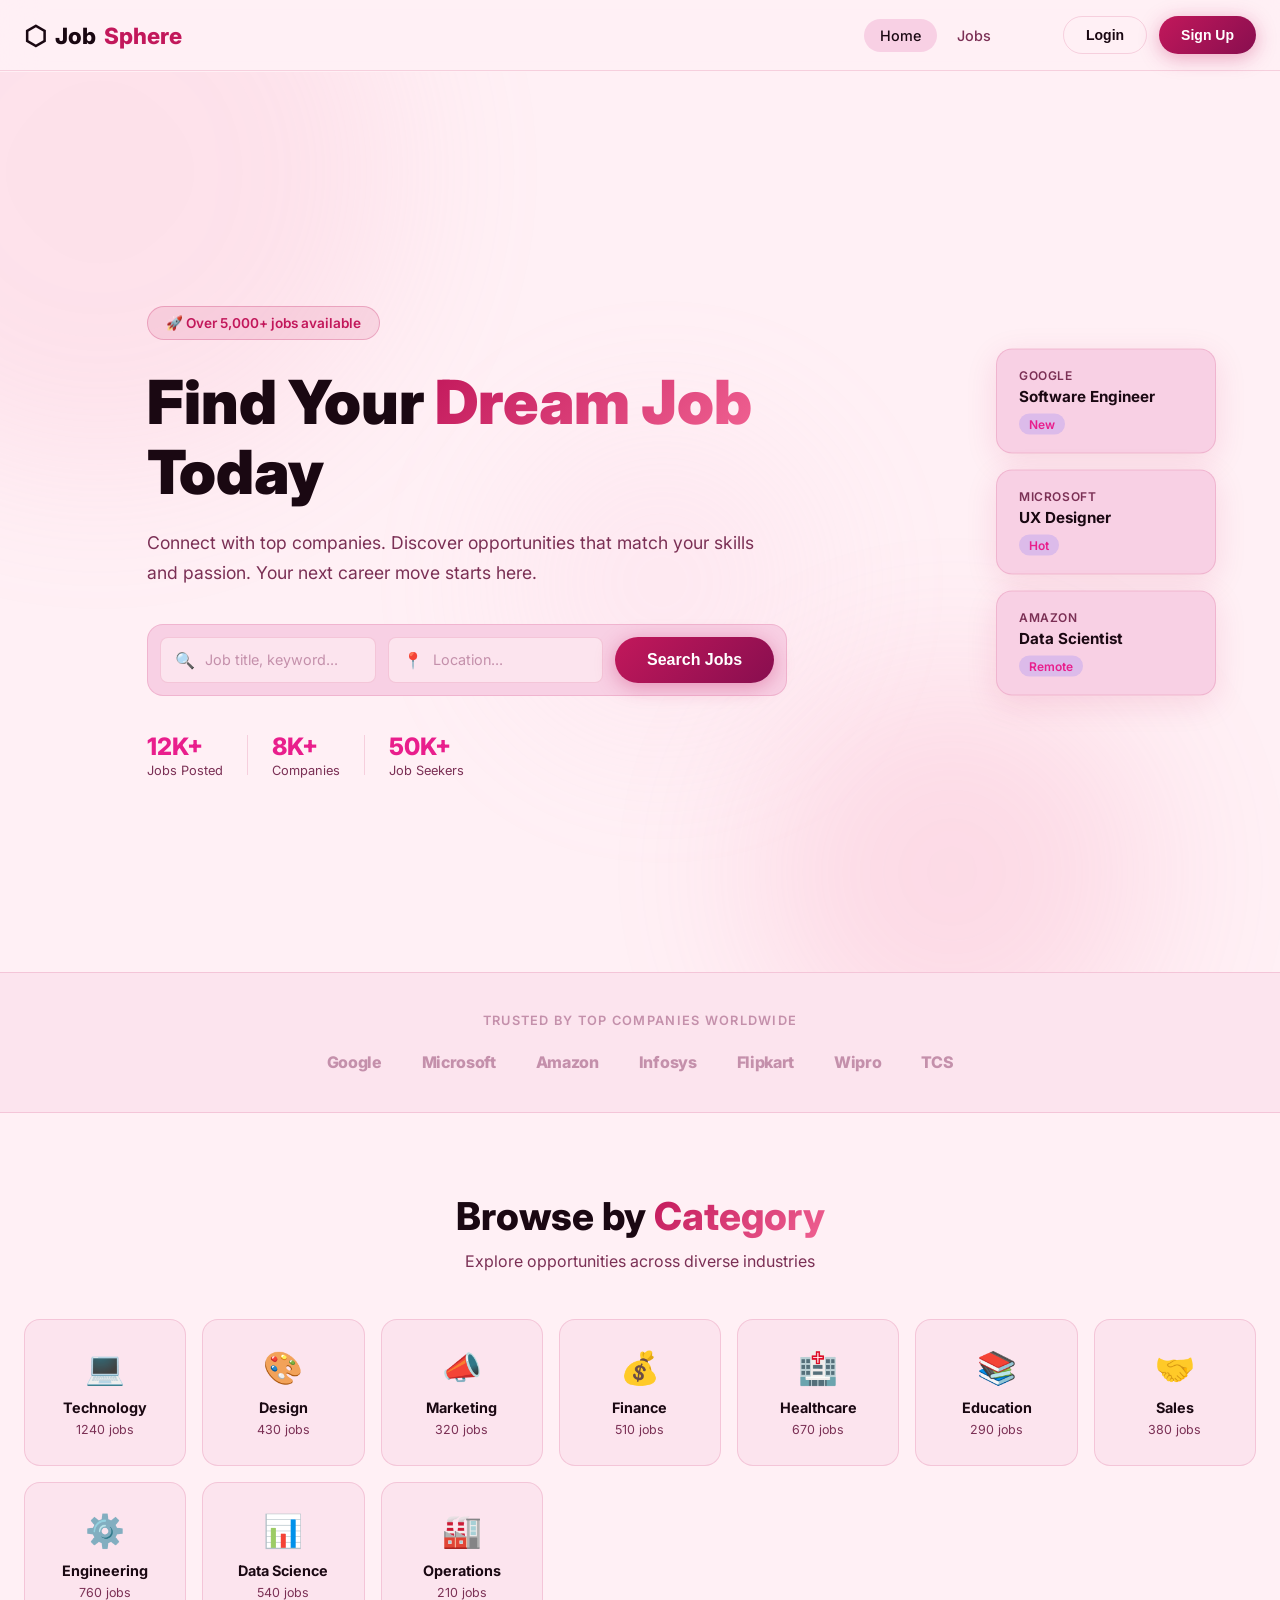
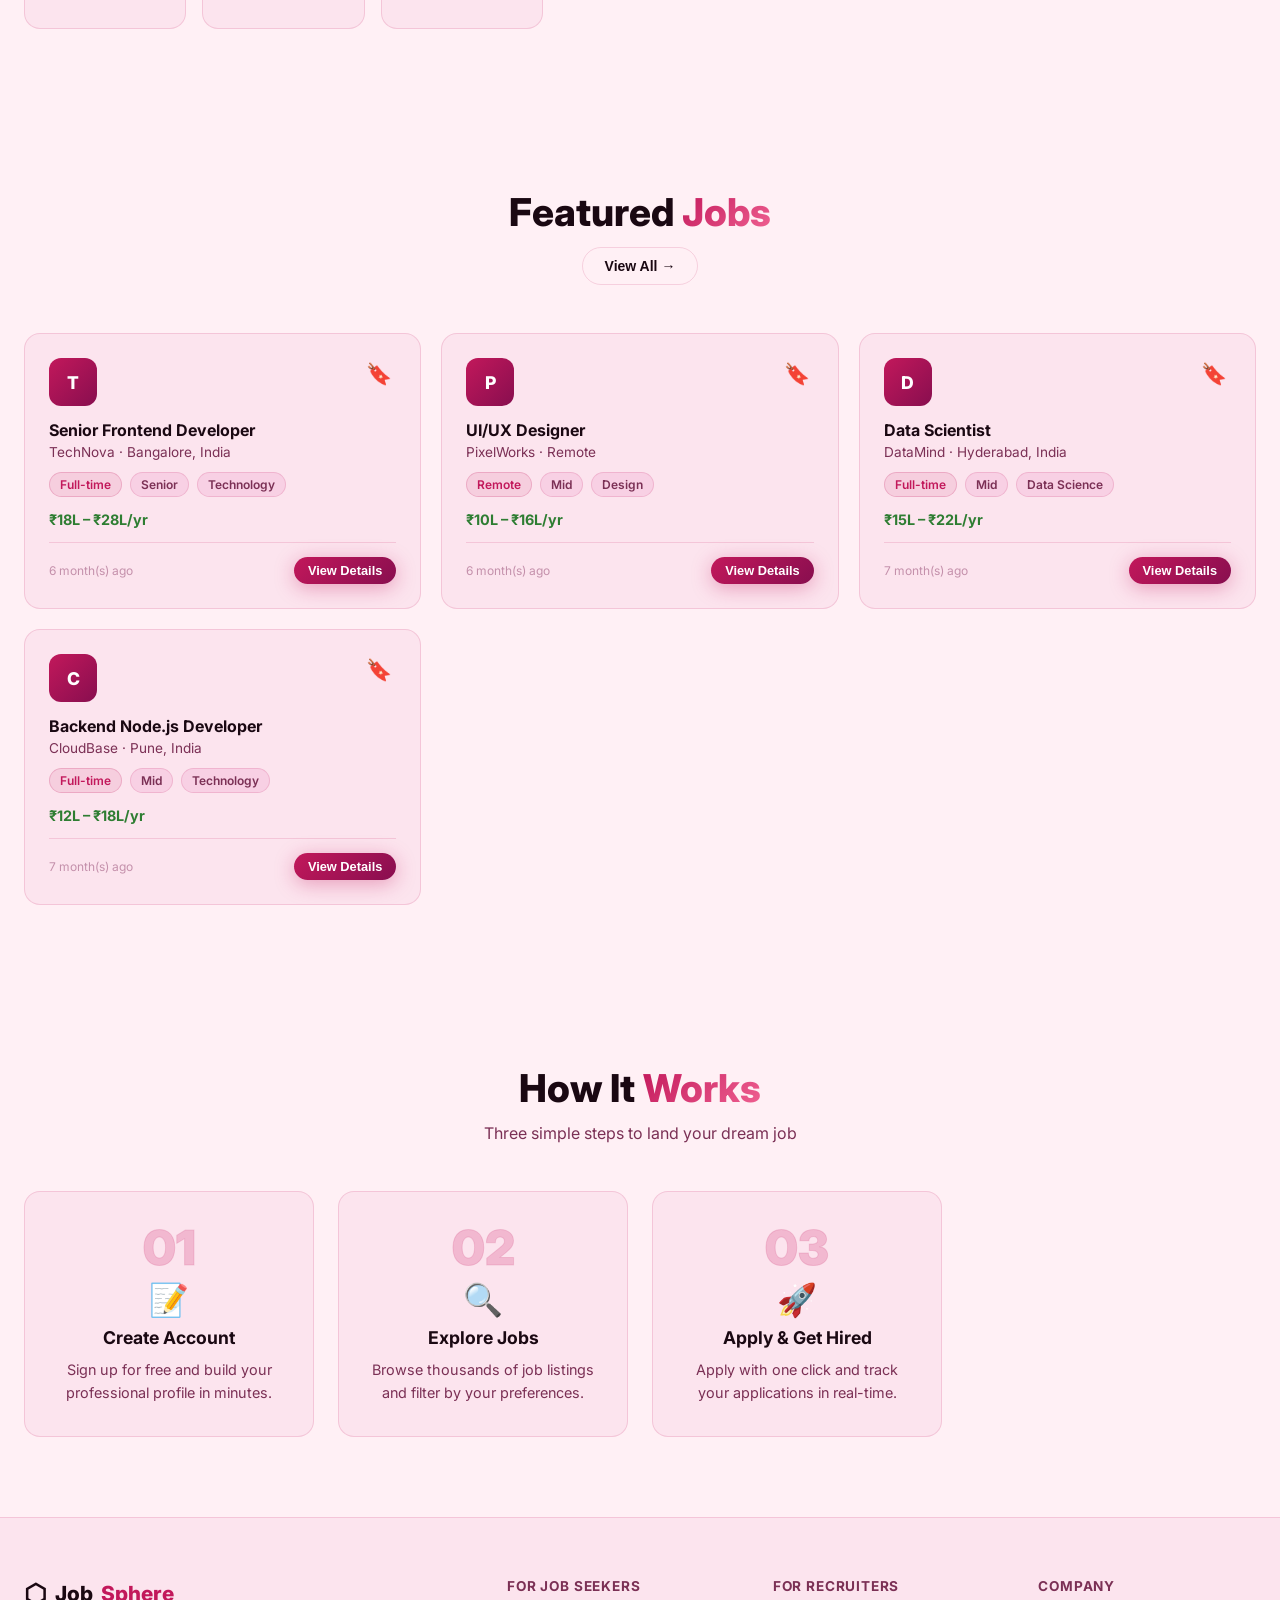
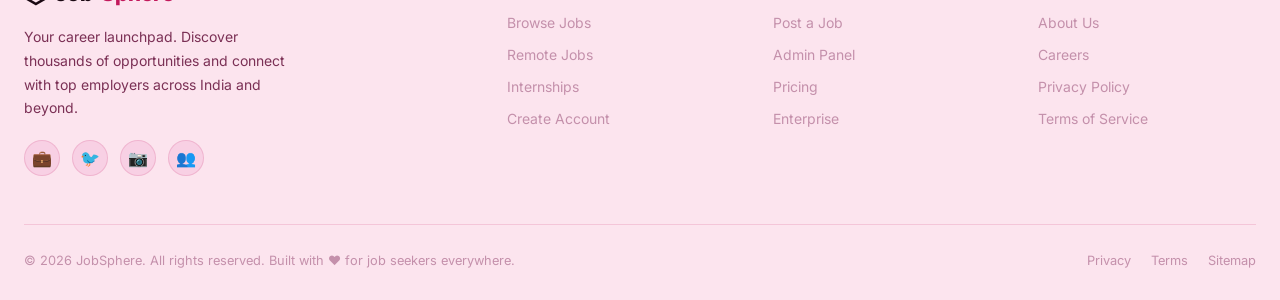
<file: index.html>
<!DOCTYPE html>
<html lang="en">
<head>
  <meta charset="UTF-8" />
  <meta name="viewport" content="width=device-width, initial-scale=1.0" />
  <title>JobSphere – Find Your Dream Job</title>
  <meta name="description" content="JobSphere is a modern job portal connecting job seekers with top recruiters. Browse thousands of jobs, apply instantly, and manage your career." />
  <link rel="preconnect" href="https://fonts.googleapis.com" />
  <link rel="preconnect" href="https://fonts.gstatic.com" crossorigin />
  <link href="https://fonts.googleapis.com/css2?family=Inter:wght@300;400;500;600;700;800;900&display=swap" rel="stylesheet" />
  <link rel="stylesheet" href="style.css" />
</head>
<body>

  
  <nav class="navbar" id="navbar">
    <div class="nav-container">
      <a href="#" class="nav-logo" id="logo-btn">
        <span class="logo-icon">⬡</span>
        Job<span class="logo-accent">Sphere</span>
      </a>
      <ul class="nav-links" id="nav-links">
        <li><a href="#" class="nav-link active" data-page="home" id="nav-home">Home</a></li>
        <li><a href="#" class="nav-link" data-page="jobs" id="nav-jobs">Jobs</a></li>
        <li><a href="#" class="nav-link" data-page="dashboard" id="nav-dashboard">Dashboard</a></li>
        <li><a href="#" class="nav-link" data-page="admin" id="nav-admin">Admin</a></li>
      </ul>
      <div class="nav-actions" id="nav-actions">
        <button class="btn btn-ghost" id="login-btn">Login</button>
        <button class="btn btn-primary" id="register-btn">Sign Up</button>
      </div>
      <button class="hamburger" id="hamburger">
        <span></span><span></span><span></span>
      </button>
    </div>
  </nav>

 
  <main id="app">

    
    <div id="page-home" class="page active">
      <!-- Hero -->
      <section class="hero">
        <div class="hero-bg">
          <div class="hero-orb orb1"></div>
          <div class="hero-orb orb2"></div>
          <div class="hero-orb orb3"></div>
        </div>
        <div class="hero-content">
          <div class="hero-badge">🚀 Over 5,000+ jobs available</div>
          <h1 class="hero-title">Find Your <span class="gradient-text">Dream Job</span><br />Today</h1>
          <p class="hero-subtitle">Connect with top companies. Discover opportunities that match your skills and passion. Your next career move starts here.</p>
          <div class="hero-search" id="hero-search-box">
            <div class="search-field">
              <span class="search-icon">🔍</span>
              <input type="text" id="hero-search-input" placeholder="Job title, keyword..." class="search-input" />
            </div>
            <div class="search-field">
              <span class="search-icon">📍</span>
              <input type="text" id="hero-location-input" placeholder="Location..." class="search-input" />
            </div>
            <button class="btn btn-primary btn-lg" id="hero-search-btn">Search Jobs</button>
          </div>
          <div class="hero-stats">
            <div class="stat"><strong>12K+</strong><span>Jobs Posted</span></div>
            <div class="stat-divider"></div>
            <div class="stat"><strong>8K+</strong><span>Companies</span></div>
            <div class="stat-divider"></div>
            <div class="stat"><strong>50K+</strong><span>Job Seekers</span></div>
          </div>
        </div>
        <div class="hero-illustration">
          <div class="floating-card card-a">
            <div class="fc-company">Google</div>
            <div class="fc-role">Software Engineer</div>
            <div class="fc-badge">New</div>
          </div>
          <div class="floating-card card-b">
            <div class="fc-company">Microsoft</div>
            <div class="fc-role">UX Designer</div>
            <div class="fc-badge">Hot</div>
          </div>
          <div class="floating-card card-c">
            <div class="fc-company">Amazon</div>
            <div class="fc-role">Data Scientist</div>
            <div class="fc-badge">Remote</div>
          </div>
        </div>
      </section>

      <!-- Trusted Companies -->
      <section class="trust-section">
        <div class="section-container">
          <p class="trust-label">Trusted by top companies worldwide</p>
          <div class="trust-logos">
            <span class="trust-logo">Google</span>
            <span class="trust-logo">Microsoft</span>
            <span class="trust-logo">Amazon</span>
            <span class="trust-logo">Infosys</span>
            <span class="trust-logo">Flipkart</span>
            <span class="trust-logo">Wipro</span>
            <span class="trust-logo">TCS</span>
          </div>
        </div>
      </section>

      
      <section class="section categories-section">
        <div class="section-container">
          <div class="section-header">
            <h2 class="section-title">Browse by <span class="gradient-text">Category</span></h2>
            <p class="section-subtitle">Explore opportunities across diverse industries</p>
          </div>
          <div class="categories-grid" id="categories-grid"></div>
        </div>
      </section>

      
      <section class="section featured-section">
        <div class="section-container">
          <div class="section-header">
            <h2 class="section-title">Featured <span class="gradient-text">Jobs</span></h2>
            <button class="btn btn-ghost" id="view-all-btn">View All →</button>
          </div>
          <div class="jobs-grid" id="featured-jobs-grid"></div>
        </div>
      </section>

      
      <section class="section how-section">
        <div class="section-container">
          <div class="section-header">
            <h2 class="section-title">How It <span class="gradient-text">Works</span></h2>
            <p class="section-subtitle">Three simple steps to land your dream job</p>
          </div>
          <div class="steps-grid">
            <div class="step-card">
              <div class="step-number">01</div>
              <div class="step-icon">📝</div>
              <h3>Create Account</h3>
              <p>Sign up for free and build your professional profile in minutes.</p>
            </div>
            <div class="step-card">
              <div class="step-number">02</div>
              <div class="step-icon">🔍</div>
              <h3>Explore Jobs</h3>
              <p>Browse thousands of job listings and filter by your preferences.</p>
            </div>
            <div class="step-card">
              <div class="step-number">03</div>
              <div class="step-icon">🚀</div>
              <h3>Apply & Get Hired</h3>
              <p>Apply with one click and track your applications in real-time.</p>
            </div>
          </div>
        </div>
      </section>
    </div>

    
    <div id="page-jobs" class="page">
      <div class="jobs-page-layout">
        <!-- Filters Sidebar -->
        <aside class="filters-sidebar" id="filters-sidebar">
          <div class="filter-header">
            <h3>Filters</h3>
            <button class="btn-clear" id="clear-filters-btn">Clear All</button>
          </div>
          <div class="filter-group">
            <label class="filter-label">Search</label>
            <input type="text" id="filter-search" placeholder="Keyword..." class="filter-input" />
          </div>
          <div class="filter-group">
            <label class="filter-label">Location</label>
            <input type="text" id="filter-location" placeholder="City or Remote..." class="filter-input" />
          </div>
          <div class="filter-group">
            <label class="filter-label">Job Type</label>
            <div class="checkbox-group" id="type-filters">
              <label class="checkbox-item"><input type="checkbox" value="Full-time" /> Full-time</label>
              <label class="checkbox-item"><input type="checkbox" value="Part-time" /> Part-time</label>
              <label class="checkbox-item"><input type="checkbox" value="Remote" /> Remote</label>
              <label class="checkbox-item"><input type="checkbox" value="Contract" /> Contract</label>
              <label class="checkbox-item"><input type="checkbox" value="Internship" /> Internship</label>
            </div>
          </div>
          <div class="filter-group">
            <label class="filter-label">Category</label>
            <select class="filter-input" id="filter-category">
              <option value="">All Categories</option>
            </select>
          </div>
          <div class="filter-group">
            <label class="filter-label">Experience Level</label>
            <select class="filter-input" id="filter-experience">
              <option value="">Any Level</option>
              <option value="Entry">Entry Level</option>
              <option value="Mid">Mid Level</option>
              <option value="Senior">Senior Level</option>
            </select>
          </div>
          <button class="btn btn-primary w-full" id="apply-filters-btn">Apply Filters</button>
        </aside>

        
        <div class="jobs-main">
          <div class="jobs-toolbar">
            <div class="jobs-count" id="jobs-count">Showing all jobs</div>
            <div class="jobs-sort">
              <select class="filter-input" id="sort-jobs">
                <option value="newest">Newest First</option>
                <option value="oldest">Oldest First</option>
                <option value="salary-high">Salary: High to Low</option>
                <option value="salary-low">Salary: Low to High</option>
              </select>
            </div>
          </div>
          <div id="jobs-list" class="jobs-list"></div>
          <div id="no-jobs-msg" class="no-results hidden">
            <div class="no-results-icon">🔍</div>
            <h3>No jobs found</h3>
            <p>Try adjusting your search or filters</p>
          </div>
        </div>
      </div>
    </div>

    
    <div id="page-job-detail" class="page">
      <div class="detail-container" id="job-detail-content"></div>
    </div>

    
    <div id="page-dashboard" class="page">
      <div class="dashboard-container">
        <div class="dashboard-header">
          <div>
            <h1 class="dashboard-title">My Dashboard</h1>
            <p class="dashboard-subtitle" id="dashboard-greeting">Welcome back!</p>
          </div>
          <button class="btn btn-danger" id="logout-btn">Logout</button>
        </div>

        <div class="dashboard-stats" id="dashboard-stats"></div>

        <div class="dashboard-tabs">
          <button class="tab-btn active" data-tab="applications" id="tab-apps">My Applications</button>
          <button class="tab-btn" data-tab="saved" id="tab-saved">Saved Jobs</button>
          <button class="tab-btn" data-tab="profile" id="tab-profile">My Profile</button>
        </div>

        <div id="tab-content-applications" class="tab-content active">
          <div id="applications-list" class="applications-list"></div>
          <div id="no-apps-msg" class="no-results hidden">
            <div class="no-results-icon">📋</div>
            <h3>No applications yet</h3>
            <p>Start applying to jobs to see them here</p>
          </div>
        </div>

        <div id="tab-content-saved" class="tab-content">
          <div id="saved-jobs-list" class="jobs-grid"></div>
          <div id="no-saved-msg" class="no-results hidden">
            <div class="no-results-icon">🔖</div>
            <h3>No saved jobs</h3>
            <p>Save jobs you're interested in to find them later</p>
          </div>
        </div>

        <div id="tab-content-profile" class="tab-content">
          <div class="profile-form-container">
            <h3 class="form-section-title">Personal Information</h3>
            <form id="profile-form" class="profile-form">
              <div class="form-row">
                <div class="form-group">
                  <label>Full Name</label>
                  <input type="text" id="profile-name" class="form-control" placeholder="John Doe" />
                </div>
                <div class="form-group">
                  <label>Email</label>
                  <input type="email" id="profile-email" class="form-control" placeholder="john@example.com" readonly />
                </div>
              </div>
              <div class="form-row">
                <div class="form-group">
                  <label>Phone</label>
                  <input type="tel" id="profile-phone" class="form-control" placeholder="+1 234 567 890" />
                </div>
                <div class="form-group">
                  <label>Location</label>
                  <input type="text" id="profile-location" class="form-control" placeholder="City, Country" />
                </div>
              </div>
              <div class="form-group">
                <label>Skills (comma separated)</label>
                <input type="text" id="profile-skills" class="form-control" placeholder="React, Node.js, Python..." />
              </div>
              <div class="form-group">
                <label>Bio</label>
                <textarea id="profile-bio" class="form-control" rows="4" placeholder="Tell employers about yourself..."></textarea>
              </div>
              <button type="submit" class="btn btn-primary">Save Profile</button>
            </form>
          </div>
        </div>
      </div>
    </div>

   
    <div id="page-admin" class="page">
      <div class="admin-container">
        <div class="dashboard-header">
          <div>
            <h1 class="dashboard-title">Admin Panel</h1>
            <p class="dashboard-subtitle">Manage jobs and monitor portal activity</p>
          </div>
          <button class="btn btn-primary" id="add-job-btn">+ Post New Job</button>
        </div>

        <div class="dashboard-stats" id="admin-stats"></div>

        <div class="admin-jobs-table-container">
          <h3 class="section-title" style="margin-bottom:1.5rem">All Job Listings</h3>
          <table class="admin-table">
            <thead>
              <tr>
                <th>Job Title</th>
                <th>Company</th>
                <th>Category</th>
                <th>Type</th>
                <th>Applications</th>
                <th>Actions</th>
              </tr>
            </thead>
            <tbody id="admin-jobs-tbody"></tbody>
          </table>
        </div>
      </div>
    </div>

  </main>

  
  <footer id="site-footer">
    <div class="footer-container">
      <div class="footer-grid">
        <div class="footer-brand">
          <div class="nav-logo">
            <span class="logo-icon">⬡</span>
            Job<span class="logo-accent">Sphere</span>
          </div>
          <p>Your career launchpad. Discover thousands of opportunities and connect with top employers across India and beyond.</p>
          <div class="footer-social">
            <a class="social-btn" title="LinkedIn" href="#">💼</a>
            <a class="social-btn" title="Twitter" href="#">🐦</a>
            <a class="social-btn" title="Instagram" href="#">📷</a>
            <a class="social-btn" title="Facebook" href="#">👥</a>
          </div>
        </div>
        <div class="footer-col">
          <h4>For Job Seekers</h4>
          <ul>
            <li><a href="#" onclick="navigateTo('jobs');return false;">Browse Jobs</a></li>
            <li><a href="#" onclick="navigateTo('jobs');return false;">Remote Jobs</a></li>
            <li><a href="#" onclick="navigateTo('jobs');return false;">Internships</a></li>
            <li><a href="#" onclick="openAuthModal('register');return false;">Create Account</a></li>
          </ul>
        </div>
        <div class="footer-col">
          <h4>For Recruiters</h4>
          <ul>
            <li><a href="#" onclick="openAuthModal('register');return false;">Post a Job</a></li>
            <li><a href="#" onclick="navigateTo('admin');return false;">Admin Panel</a></li>
            <li><a href="#">Pricing</a></li>
            <li><a href="#">Enterprise</a></li>
          </ul>
        </div>
        <div class="footer-col">
          <h4>Company</h4>
          <ul>
            <li><a href="#">About Us</a></li>
            <li><a href="#">Careers</a></li>
            <li><a href="#">Privacy Policy</a></li>
            <li><a href="#">Terms of Service</a></li>
          </ul>
        </div>
      </div>
      <div class="footer-bottom">
        <p>© 2026 JobSphere. All rights reserved. Built with ❤️ for job seekers everywhere.</p>
        <div class="footer-bottom-links">
          <a href="#">Privacy</a>
          <a href="#">Terms</a>
          <a href="#">Sitemap</a>
        </div>
      </div>
    </div>
  </footer>

  

  
  <div class="modal-overlay" id="auth-modal">
    <div class="modal">
      <button class="modal-close" id="close-auth-modal">✕</button>
      <div class="auth-tabs">
        <button class="auth-tab active" id="login-tab-btn">Login</button>
        <button class="auth-tab" id="register-tab-btn">Register</button>
      </div>

      
      <div id="login-form-section" class="auth-form-section active">
        <h2 class="modal-title">Welcome Back</h2>
        <p class="modal-subtitle">Sign in to your account</p>
        <form id="login-form" class="auth-form">
          <div class="form-group">
            <label>Email Address</label>
            <input type="email" id="login-email" class="form-control" placeholder="you@example.com" required />
          </div>
          <div class="form-group">
            <label>Password</label>
            <input type="password" id="login-password" class="form-control" placeholder="••••••••" required />
          </div>
          <div id="login-error" class="form-error hidden"></div>
          <button type="submit" class="btn btn-primary w-full">Sign In</button>
        </form>
        <p class="auth-switch">Don't have an account? <a href="#" id="switch-to-register">Sign up</a></p>
        <div class="admin-hint">
          <span>🔑</span> Admin login: <strong>admin@jobsphere.com</strong> / <strong>admin123</strong>
        </div>
      </div>

      
      <div id="register-form-section" class="auth-form-section">
        <h2 class="modal-title">Create Account</h2>
        <p class="modal-subtitle">Join thousands of job seekers</p>
        <form id="register-form" class="auth-form">
          <div class="form-group">
            <label>Full Name</label>
            <input type="text" id="reg-name" class="form-control" placeholder="John Doe" required />
          </div>
          <div class="form-group">
            <label>Email Address</label>
            <input type="email" id="reg-email" class="form-control" placeholder="you@example.com" required />
          </div>
          <div class="form-group">
            <label>Password</label>
            <input type="password" id="reg-password" class="form-control" placeholder="Min 6 characters" required />
          </div>
          <div class="form-group">
            <label>I am a</label>
            <select id="reg-role" class="form-control">
              <option value="seeker">Job Seeker</option>
              <option value="recruiter">Recruiter</option>
            </select>
          </div>
          <div id="register-error" class="form-error hidden"></div>
          <button type="submit" class="btn btn-primary w-full">Create Account</button>
        </form>
        <p class="auth-switch">Already have an account? <a href="#" id="switch-to-login">Sign in</a></p>
      </div>
    </div>
  </div>

  
  <div class="modal-overlay" id="apply-modal">
    <div class="modal">
      <button class="modal-close" id="close-apply-modal">✕</button>
      <h2 class="modal-title">Apply for Job</h2>
      <p class="modal-subtitle" id="apply-job-title-label">Position at Company</p>
      <form id="apply-form" class="auth-form">
        <div class="form-group">
          <label>Full Name</label>
          <input type="text" id="apply-name" class="form-control" placeholder="Your name" required />
        </div>
        <div class="form-group">
          <label>Email</label>
          <input type="email" id="apply-email" class="form-control" placeholder="Your email" required />
        </div>
        <div class="form-group">
          <label>Phone</label>
          <input type="tel" id="apply-phone" class="form-control" placeholder="Phone number" />
        </div>
        <div class="form-group">
          <label>Cover Letter</label>
          <textarea id="apply-cover" class="form-control" rows="4" placeholder="Why are you a great fit for this role?"></textarea>
        </div>
        <div class="form-group">
          <label>Resume Link (Google Drive / LinkedIn)</label>
          <input type="url" id="apply-resume" class="form-control" placeholder="https://drive.google.com/..." />
        </div>
        <div id="apply-error" class="form-error hidden"></div>
        <button type="submit" class="btn btn-primary w-full">Submit Application</button>
      </form>
    </div>
  </div>

 
  <div class="modal-overlay" id="job-modal">
    <div class="modal modal-wide">
      <button class="modal-close" id="close-job-modal">✕</button>
      <h2 class="modal-title" id="job-modal-title">Post New Job</h2>
      <form id="job-form" class="auth-form">
        <div class="form-row">
          <div class="form-group">
            <label>Job Title *</label>
            <input type="text" id="jf-title" class="form-control" placeholder="e.g. Senior Frontend Developer" required />
          </div>
          <div class="form-group">
            <label>Company Name *</label>
            <input type="text" id="jf-company" class="form-control" placeholder="e.g. Acme Inc." required />
          </div>
        </div>
        <div class="form-row">
          <div class="form-group">
            <label>Location *</label>
            <input type="text" id="jf-location" class="form-control" placeholder="e.g. New York or Remote" required />
          </div>
          <div class="form-group">
            <label>Salary Range</label>
            <input type="text" id="jf-salary" class="form-control" placeholder="e.g. $80,000 – $120,000" />
          </div>
        </div>
        <div class="form-row">
          <div class="form-group">
            <label>Job Type *</label>
            <select id="jf-type" class="form-control" required>
              <option value="Full-time">Full-time</option>
              <option value="Part-time">Part-time</option>
              <option value="Remote">Remote</option>
              <option value="Contract">Contract</option>
              <option value="Internship">Internship</option>
            </select>
          </div>
          <div class="form-group">
            <label>Category *</label>
            <select id="jf-category" class="form-control" required>
              <option value="Technology">Technology</option>
              <option value="Design">Design</option>
              <option value="Marketing">Marketing</option>
              <option value="Finance">Finance</option>
              <option value="Healthcare">Healthcare</option>
              <option value="Education">Education</option>
              <option value="Sales">Sales</option>
              <option value="Engineering">Engineering</option>
              <option value="Data Science">Data Science</option>
              <option value="Operations">Operations</option>
            </select>
          </div>
        </div>
        <div class="form-row">
          <div class="form-group">
            <label>Experience Level</label>
            <select id="jf-experience" class="form-control">
              <option value="Entry">Entry Level</option>
              <option value="Mid">Mid Level</option>
              <option value="Senior">Senior Level</option>
            </select>
          </div>
          <div class="form-group">
            <label>Deadline</label>
            <input type="date" id="jf-deadline" class="form-control" />
          </div>
        </div>
        <div class="form-group">
          <label>Job Description *</label>
          <textarea id="jf-description" class="form-control" rows="4" placeholder="Describe the role, responsibilities..." required></textarea>
        </div>
        <div class="form-group">
          <label>Requirements (one per line)</label>
          <textarea id="jf-requirements" class="form-control" rows="4" placeholder="Bachelor's degree in CS&#10;3+ years of experience&#10;Strong communication skills"></textarea>
        </div>
        <div class="form-group">
          <label>Skills (comma separated)</label>
          <input type="text" id="jf-skills" class="form-control" placeholder="React, Node.js, MongoDB..." />
        </div>
        <div id="job-form-error" class="form-error hidden"></div>
        <div class="form-actions">
          <button type="button" class="btn btn-ghost" id="cancel-job-btn">Cancel</button>
          <button type="submit" class="btn btn-primary" id="job-submit-btn">Post Job</button>
        </div>
      </form>
    </div>
  </div>

  <!-- Admin: View Applications Modal -->
  <div class="modal-overlay" id="admin-apps-modal">
    <div class="modal modal-wide">
      <button class="modal-close" id="close-admin-apps-modal">✕</button>
      <h2 class="modal-title" id="admin-apps-modal-title">Applications</h2>
      <p class="modal-subtitle" id="admin-apps-modal-sub">Review and manage applicants</p>
      <div id="admin-apps-list"></div>
    </div>
  </div>

  
  <div id="toast" class="toast"></div>

  <script src="data.js"></script>
  <script src="auth.js"></script>
  <script src="ui.js"></script>
  <script src="app.js"></script>
</body>
</html>
</file>
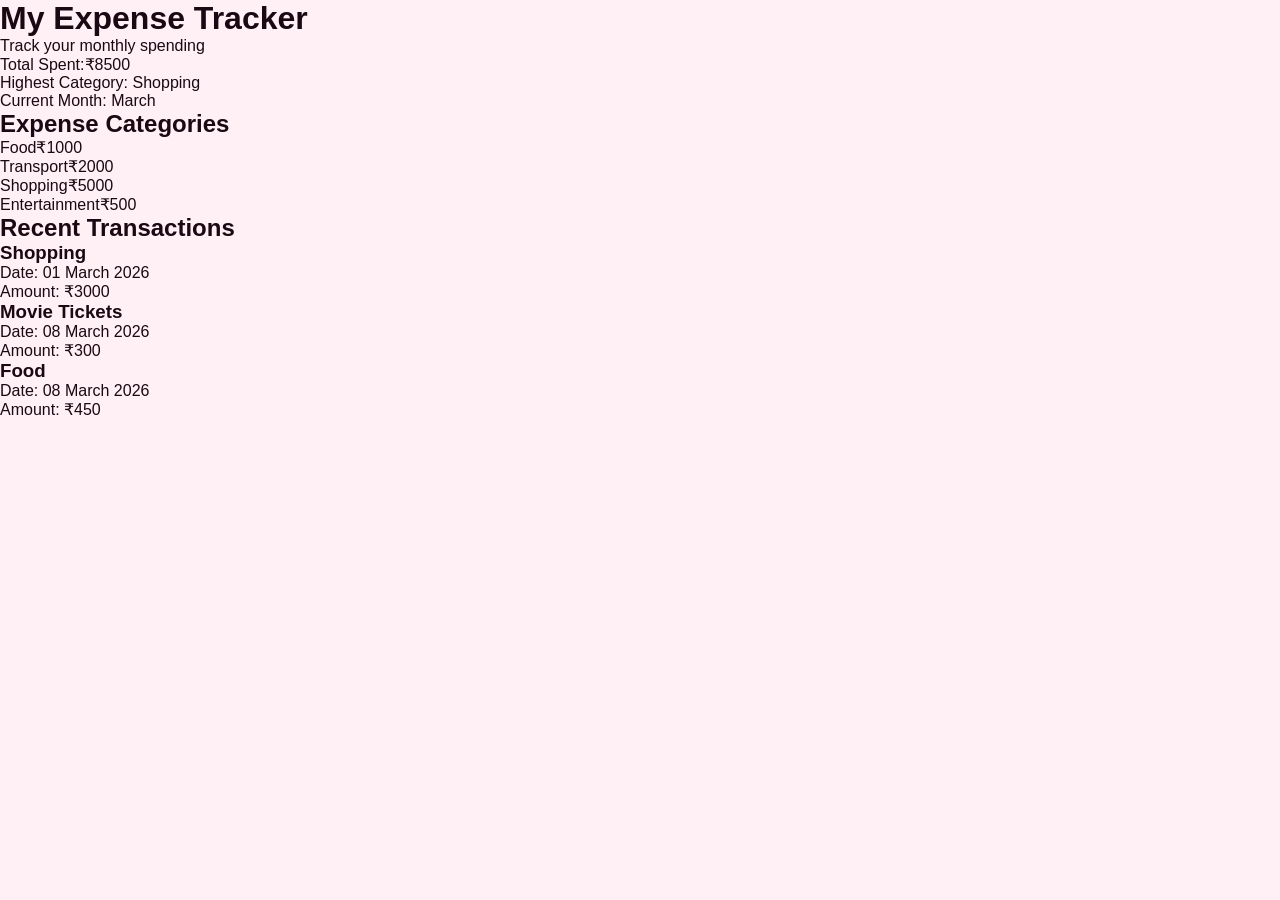
<file: Expense Tracker.html>
<!DOCTYPE html>
<html lang="en">
<head>
  <meta charset="UTF-8">
  <title>My Expense Tracker</title>
  <link rel="stylesheet" href="style.css">
</head>
<body>
 
  <div class="header">
    <h1>My Expense Tracker</h1>
    <p>Track your monthly spending</p>
  </div>

  
  <div class="summary">
    <div class="card">Total Spent:₹8500</div>
    <div class="card">Highest Category: Shopping</div>
    <div class="card">Current Month: March</div>
  </div>

  
  <div class="categories">
    <h2>Expense Categories</h2>
    <div class="category"><span>Food</span><span>₹1000</span></div>
    <div class="category"><span>Transport</span><span>₹2000</span></div>
    <div class="category"><span>Shopping</span><span>₹5000</span></div>
    <div class="category"><span>Entertainment</span><span>₹500</span></div>
  </div>

  
  <div class="transactions">
    <h2>Recent Transactions</h2>
    <div class="transaction">
      <h3>Shopping</h3>
      <p>Date: 01 March 2026</p>
      <p>Amount: ₹3000</p>
    </div>
    <div class="transaction">
      <h3>Movie Tickets</h3>
      <p>Date: 08 March 2026</p>
      <p>Amount: ₹300</p>
    </div>
    <div class="transaction">
      <h3>Food</h3>
      <p>Date: 08 March 2026</p>
      <p>Amount: ₹450</p>
    </div>
  </div>
</body>
</html>
</file>
<file: style.css>
:root {
  --primary: #c2185b;
  --primary-dark: #880e4f;
  --primary-light: #e91e8c;
  --accent: #f06292;
  --success: #2e7d32;
  --danger: #c62828;
  --warning: #f57f17;
  --bg: #fff0f5;
  --bg2: #fce4ee;
  --bg3: #f8d0e4;
  --bg4: #f2b8d0;
  --border: rgba(194, 24, 91, 0.15);
  --text: #1a0812;
  --text-muted: #7b3055;
  --text-dim: #c490ab;
  --card-shadow: 0 8px 32px rgba(194,24,91,0.12);
  --radius: 16px;
  --radius-sm: 8px;
  --transition: 0.25s ease;
}
*,*::before,*::after{box-sizing:border-box;margin:0;padding:0;}
html{scroll-behavior:smooth;}
body{font-family:'Inter',sans-serif;background:var(--bg);color:var(--text);min-height:100vh;overflow-x:hidden;}
a{text-decoration:none;color:inherit;}
ul{list-style:none;}
img{max-width:100%;}


.btn{display:inline-flex;align-items:center;gap:8px;padding:10px 22px;border-radius:50px;font-size:0.875rem;font-weight:600;cursor:pointer;border:none;transition:all var(--transition);white-space:nowrap;}
.btn-primary{background:linear-gradient(135deg,var(--primary),var(--primary-dark));color:#fff;box-shadow:0 4px 20px rgba(194,24,91,0.35);}
.btn-primary:hover{transform:translateY(-2px);box-shadow:0 8px 28px rgba(194,24,91,0.5);}
.btn-ghost{background:transparent;color:var(--text);border:1px solid var(--border);}
.btn-ghost:hover{background:var(--bg3);border-color:var(--primary);}
.btn-danger{background:rgba(214,48,49,0.15);color:var(--danger);border:1px solid rgba(214,48,49,0.3);}
.btn-danger:hover{background:var(--danger);color:#fff;}
.btn-lg{padding:14px 32px;font-size:1rem;}
.btn-sm{padding:6px 14px;font-size:0.8rem;}
.w-full{width:100%;justify-content:center;}


.navbar{position:fixed;top:0;width:100%;z-index:1000;padding:16px 0;background:rgba(255,240,245,0.88);backdrop-filter:blur(20px);border-bottom:1px solid var(--border);transition:all var(--transition);}
.nav-container{max-width:1280px;margin:0 auto;padding:0 24px;display:flex;align-items:center;gap:32px;}
.nav-logo{font-size:1.4rem;font-weight:800;display:flex;align-items:center;gap:8px;}
.logo-icon{font-size:1.6rem;}
.logo-accent{color:var(--primary);}
.nav-links{display:flex;gap:4px;margin-left:auto;}
.nav-link{padding:8px 16px;border-radius:50px;color:var(--text-muted);font-weight:500;font-size:0.9rem;transition:all var(--transition);}
.nav-link:hover,.nav-link.active{color:var(--text);background:var(--bg3);}
.nav-actions{display:flex;gap:12px;margin-left:16px;}
.hamburger{display:none;flex-direction:column;gap:5px;background:none;border:none;cursor:pointer;padding:4px;}
.hamburger span{display:block;width:24px;height:2px;background:var(--text);border-radius:2px;transition:var(--transition);}


.page{display:none;padding-top:72px;}
.page.active{display:block;}


.hero{min-height:100vh;display:flex;align-items:center;position:relative;overflow:hidden;padding:100px 24px 60px;}
.hero-bg{position:absolute;inset:0;pointer-events:none;}
.hero-orb{position:absolute;border-radius:50%;filter:blur(80px);opacity:0.15;}
.orb1{width:600px;height:600px;background:#f48fb1;top:-200px;left:-200px;}
.orb2{width:400px;height:400px;background:#f06292;bottom:-100px;right:10%;}
.orb3{width:300px;height:300px;background:#f8bbd9;top:40%;left:40%;}
.hero-content{max-width:640px;margin:0 auto;position:relative;z-index:2;}
.hero-badge{display:inline-flex;align-items:center;gap:8px;background:rgba(194,24,91,0.1);border:1px solid rgba(194,24,91,0.25);color:var(--primary);padding:8px 18px;border-radius:50px;font-size:0.85rem;font-weight:600;margin-bottom:28px;}
.hero-title{font-size:clamp(2.2rem,5vw,3.8rem);font-weight:900;line-height:1.15;margin-bottom:20px;}
.gradient-text{background:linear-gradient(135deg,#c2185b,#f06292);-webkit-background-clip:text;-webkit-text-fill-color:transparent;background-clip:text;}
.hero-subtitle{font-size:1.1rem;color:var(--text-muted);line-height:1.7;margin-bottom:36px;}
.hero-search{display:flex;gap:12px;flex-wrap:wrap;background:var(--bg3);border:1px solid var(--border);border-radius:var(--radius);padding:12px;}
.search-field{flex:1;min-width:160px;display:flex;align-items:center;gap:10px;background:var(--bg2);border:1px solid var(--border);border-radius:var(--radius-sm);padding:10px 14px;}
.search-icon{font-size:1rem;flex-shrink:0;}
.search-input{background:none;border:none;outline:none;color:var(--text);font-size:0.9rem;font-family:inherit;width:100%;}
.search-input::placeholder{color:var(--text-dim);}
.hero-stats{display:flex;align-items:center;gap:24px;margin-top:36px;flex-wrap:wrap;}
.stat{display:flex;flex-direction:column;gap:2px;}
.stat strong{font-size:1.5rem;font-weight:800;color:var(--primary-light);}
.stat span{font-size:0.8rem;color:var(--text-muted);}
.stat-divider{width:1px;height:40px;background:var(--border);}
.hero-illustration{display:none;}
@media(min-width:900px){
  .hero{text-align:left;}
  .hero-content{margin:0 0 0 10%;}
  .hero-illustration{display:flex;flex-direction:column;gap:16px;position:absolute;right:5%;top:50%;transform:translateY(-50%);z-index:2;}
}
.floating-card{background:var(--bg3);border:1px solid var(--border);border-radius:var(--radius);padding:18px 22px;min-width:220px;box-shadow:var(--card-shadow);animation:float 4s ease-in-out infinite;}
.card-b{animation-delay:1.5s;}
.card-c{animation-delay:3s;}
@keyframes float{0%,100%{transform:translateY(0);}50%{transform:translateY(-12px);}}
.fc-company{font-size:0.75rem;color:var(--text-muted);margin-bottom:4px;font-weight:600;text-transform:uppercase;letter-spacing:0.05em;}
.fc-role{font-weight:700;font-size:0.95rem;}
.fc-badge{display:inline-block;margin-top:8px;padding:3px 10px;border-radius:50px;background:rgba(108,99,255,0.2);color:var(--primary-light);font-size:0.75rem;font-weight:600;}


.section{padding:80px 0;}
.section-container{max-width:1280px;margin:0 auto;padding:0 24px;}
.section-header{text-align:center;margin-bottom:48px;}
.section-header.flex-row{display:flex;align-items:center;justify-content:space-between;text-align:left;margin-bottom:32px;}
.section-title{font-size:clamp(1.6rem,3vw,2.4rem);font-weight:800;margin-bottom:12px;}
.section-subtitle{color:var(--text-muted);font-size:1rem;}


.categories-grid{display:grid;grid-template-columns:repeat(auto-fill,minmax(160px,1fr));gap:16px;}
.category-card{background:var(--bg2);border:1px solid var(--border);border-radius:var(--radius);padding:28px 20px;text-align:center;cursor:pointer;transition:all var(--transition);}
.category-card:hover{border-color:var(--primary);transform:translateY(-4px);box-shadow:0 12px 40px rgba(194,24,91,0.15);}
.cat-icon{font-size:2rem;margin-bottom:12px;}
.cat-name{font-weight:700;font-size:0.9rem;margin-bottom:6px;}
.cat-count{font-size:0.78rem;color:var(--text-muted);}


.jobs-grid{display:grid;grid-template-columns:repeat(auto-fill,minmax(300px,1fr));gap:20px;}
.job-card{background:var(--bg2);border:1px solid var(--border);border-radius:var(--radius);padding:24px;cursor:pointer;transition:all var(--transition);position:relative;overflow:hidden;}
.job-card::before{content:'';position:absolute;inset:0;background:linear-gradient(135deg,rgba(194,24,91,0.05),transparent);opacity:0;transition:var(--transition);}
.job-card:hover{border-color:var(--primary);transform:translateY(-4px);box-shadow:0 16px 48px rgba(194,24,91,0.15);}
.job-card:hover::before{opacity:1;}
.job-card-header{display:flex;align-items:flex-start;justify-content:space-between;margin-bottom:14px;}
.company-logo{width:48px;height:48px;border-radius:12px;background:linear-gradient(135deg,var(--primary),var(--primary-dark));display:flex;align-items:center;justify-content:center;font-weight:800;font-size:1.1rem;color:#fff;flex-shrink:0;}
.save-btn{background:none;border:none;cursor:pointer;font-size:1.3rem;color:var(--text-muted);transition:var(--transition);padding:4px;}
.save-btn:hover,.save-btn.saved{color:var(--accent);}
.job-title{font-size:1rem;font-weight:700;margin-bottom:4px;}
.job-company{font-size:0.85rem;color:var(--text-muted);margin-bottom:12px;}
.job-meta{display:flex;flex-wrap:wrap;gap:8px;margin-bottom:14px;}
.tag{display:inline-flex;align-items:center;gap:4px;padding:4px 10px;border-radius:50px;font-size:0.75rem;font-weight:600;background:var(--bg3);color:var(--text-muted);border:1px solid var(--border);}
.tag.type{background:rgba(194,24,91,0.1);color:var(--primary);border-color:rgba(194,24,91,0.2);}
.tag.remote{background:rgba(46,125,50,0.1);color:#2e7d32;border-color:rgba(46,125,50,0.2);}
.job-salary{font-size:0.9rem;font-weight:700;color:var(--success);}
.job-card-footer{display:flex;align-items:center;justify-content:space-between;margin-top:14px;padding-top:14px;border-top:1px solid var(--border);}
.job-date{font-size:0.75rem;color:var(--text-dim);}


.steps-grid{display:grid;grid-template-columns:repeat(auto-fill,minmax(240px,1fr));gap:24px;}
.step-card{background:var(--bg2);border:1px solid var(--border);border-radius:var(--radius);padding:32px;text-align:center;transition:all var(--transition);}
.step-card:hover{border-color:var(--primary);transform:translateY(-4px);}
.step-number{font-size:3rem;font-weight:900;color:var(--bg4);line-height:1;-webkit-text-stroke:1px var(--border);}
.step-icon{font-size:2rem;margin:8px 0;}
.step-card h3{font-size:1.1rem;font-weight:700;margin-bottom:10px;}
.step-card p{color:var(--text-muted);font-size:0.9rem;line-height:1.6;}


.jobs-page-layout{max-width:1280px;margin:0 auto;padding:32px 24px;display:grid;grid-template-columns:280px 1fr;gap:28px;align-items:start;}
@media(max-width:768px){.jobs-page-layout{grid-template-columns:1fr;}}
.filters-sidebar{background:var(--bg2);border:1px solid var(--border);border-radius:var(--radius);padding:24px;position:sticky;top:90px;}
.filter-header{display:flex;align-items:center;justify-content:space-between;margin-bottom:20px;}
.filter-header h3{font-weight:700;}
.btn-clear{background:none;border:none;color:var(--primary-light);font-size:0.8rem;cursor:pointer;font-weight:600;}
.filter-label{display:block;font-size:0.8rem;font-weight:600;color:var(--text-muted);text-transform:uppercase;letter-spacing:0.05em;margin-bottom:8px;}
.filter-group{margin-bottom:20px;}
.filter-input{width:100%;padding:10px 14px;background:var(--bg3);border:1px solid var(--border);border-radius:var(--radius-sm);color:var(--text);font-size:0.875rem;font-family:inherit;outline:none;transition:var(--transition);}
.filter-input:focus{border-color:var(--primary);}
.checkbox-group{display:flex;flex-direction:column;gap:8px;}
.checkbox-item{display:flex;align-items:center;gap:8px;font-size:0.875rem;cursor:pointer;color:var(--text-muted);}
.checkbox-item input{accent-color:var(--primary);}
.jobs-toolbar{display:flex;align-items:center;justify-content:space-between;margin-bottom:20px;}
.jobs-count{font-size:0.9rem;color:var(--text-muted);}
.jobs-list{display:flex;flex-direction:column;gap:16px;}
.job-list-card{background:var(--bg2);border:1px solid var(--border);border-radius:var(--radius);padding:20px 24px;cursor:pointer;transition:all var(--transition);display:grid;grid-template-columns:56px 1fr auto;gap:16px;align-items:center;}
.job-list-card:hover{border-color:var(--primary);box-shadow:0 8px 32px rgba(194,24,91,0.12);}
.jlc-info .job-title{margin-bottom:6px;}
.jlc-actions{display:flex;flex-direction:column;align-items:flex-end;gap:8px;}
.no-results{text-align:center;padding:60px 24px;color:var(--text-muted);}
.no-results-icon{font-size:3rem;margin-bottom:16px;}
.no-results h3{font-size:1.2rem;font-weight:700;margin-bottom:8px;color:var(--text);}
.hidden{display:none!important;}


.detail-container{max-width:900px;margin:0 auto;padding:40px 24px;}
.detail-hero{background:var(--bg2);border:1px solid var(--border);border-radius:var(--radius);padding:36px;margin-bottom:28px;}
.detail-header{display:flex;gap:20px;align-items:flex-start;margin-bottom:24px;}
.detail-logo{width:72px;height:72px;border-radius:16px;background:linear-gradient(135deg,var(--primary),var(--primary-dark));display:flex;align-items:center;justify-content:center;font-size:1.8rem;font-weight:800;color:#fff;flex-shrink:0;}
.detail-title{font-size:1.6rem;font-weight:800;margin-bottom:6px;}
.detail-company{font-size:1rem;color:var(--text-muted);}
.detail-meta{display:flex;flex-wrap:wrap;gap:12px;margin-bottom:24px;}
.detail-actions{display:flex;gap:12px;flex-wrap:wrap;}
.detail-body{display:grid;grid-template-columns:1fr 300px;gap:28px;}
@media(max-width:700px){.detail-body{grid-template-columns:1fr;}}
.detail-section{background:var(--bg2);border:1px solid var(--border);border-radius:var(--radius);padding:28px;margin-bottom:20px;}
.detail-section h3{font-size:1.1rem;font-weight:700;margin-bottom:16px;color:var(--primary-light);}
.detail-section p,.detail-section li{color:var(--text-muted);line-height:1.75;font-size:0.93rem;}
.detail-section ul{padding-left:0;}
.detail-section li{display:flex;gap:8px;margin-bottom:8px;}
.detail-section li::before{content:'•';color:var(--primary);}
.skills-tags{display:flex;flex-wrap:wrap;gap:8px;}
.sidebar-card{background:var(--bg2);border:1px solid var(--border);border-radius:var(--radius);padding:24px;margin-bottom:20px;}
.sidebar-card h4{font-weight:700;margin-bottom:16px;}
.sidebar-info-row{display:flex;justify-content:space-between;padding:10px 0;border-bottom:1px solid var(--border);font-size:0.875rem;}
.sidebar-info-row:last-child{border-bottom:none;}
.sir-label{color:var(--text-muted);}
.sir-value{font-weight:600;}
.back-btn{display:inline-flex;align-items:center;gap:8px;color:var(--text-muted);font-size:0.875rem;margin-bottom:24px;cursor:pointer;transition:var(--transition);}
.back-btn:hover{color:var(--text);}


.dashboard-container{max-width:1100px;margin:0 auto;padding:40px 24px;}
.dashboard-header{display:flex;align-items:flex-start;justify-content:space-between;margin-bottom:32px;flex-wrap:wrap;gap:16px;}
.dashboard-title{font-size:1.8rem;font-weight:800;margin-bottom:4px;}
.dashboard-subtitle{color:var(--text-muted);}
.dashboard-stats{display:grid;grid-template-columns:repeat(auto-fill,minmax(180px,1fr));gap:16px;margin-bottom:32px;}
.stat-card{background:var(--bg2);border:1px solid var(--border);border-radius:var(--radius);padding:24px;text-align:center;}
.stat-card .stat-icon{font-size:2rem;margin-bottom:8px;}
.stat-card .stat-value{font-size:1.8rem;font-weight:800;color:var(--primary-light);}
.stat-card .stat-label{font-size:0.8rem;color:var(--text-muted);}
.dashboard-tabs{display:flex;gap:4px;background:var(--bg2);border-radius:50px;padding:4px;margin-bottom:28px;border:1px solid var(--border);width:fit-content;}
.tab-btn{padding:10px 24px;border-radius:50px;border:none;background:none;color:var(--text-muted);font-weight:600;font-size:0.875rem;cursor:pointer;transition:all var(--transition);}
.tab-btn.active{background:var(--primary);color:#fff;box-shadow:0 4px 16px rgba(194,24,91,0.3);}
.tab-content{display:none;}
.tab-content.active{display:block;}
.applications-list{display:flex;flex-direction:column;gap:14px;}
.app-card{background:var(--bg2);border:1px solid var(--border);border-radius:var(--radius);padding:20px 24px;display:flex;align-items:center;justify-content:space-between;gap:16px;flex-wrap:wrap;}
.app-info .job-title{margin-bottom:4px;}
.app-info .job-company{font-size:0.85rem;color:var(--text-muted);}
.app-status{padding:5px 14px;border-radius:50px;font-size:0.78rem;font-weight:700;text-transform:uppercase;}
.status-pending{background:rgba(253,203,110,0.15);color:var(--warning);}
.status-reviewed{background:rgba(108,99,255,0.15);color:var(--primary-light);}
.status-rejected{background:rgba(214,48,49,0.15);color:var(--danger);}
.status-accepted{background:rgba(0,184,148,0.15);color:var(--success);}


.profile-form-container{background:var(--bg2);border:1px solid var(--border);border-radius:var(--radius);padding:32px;}
.form-section-title{font-size:1.1rem;font-weight:700;margin-bottom:24px;}
.profile-form{display:flex;flex-direction:column;gap:20px;}
.form-row{display:grid;grid-template-columns:1fr 1fr;gap:20px;}
@media(max-width:600px){.form-row{grid-template-columns:1fr;}}
.form-group{display:flex;flex-direction:column;gap:8px;}
.form-group label{font-size:0.82rem;font-weight:600;color:var(--text-muted);text-transform:uppercase;letter-spacing:0.04em;}
.form-control{padding:12px 16px;background:var(--bg3);border:1px solid var(--border);border-radius:var(--radius-sm);color:var(--text);font-size:0.9rem;font-family:inherit;outline:none;transition:var(--transition);resize:vertical;}
.form-control:focus{border-color:var(--primary);box-shadow:0 0 0 3px rgba(194,24,91,0.12);}
.form-actions{display:flex;gap:12px;justify-content:flex-end;}



.admin-container{max-width:1200px;margin:0 auto;padding:40px 24px;}
.admin-table{width:100%;border-collapse:collapse;font-size:0.875rem;}
.admin-table th{text-align:left;padding:12px 16px;color:var(--text-muted);font-size:0.78rem;text-transform:uppercase;letter-spacing:0.05em;border-bottom:1px solid var(--border);}
.admin-table td{padding:14px 16px;border-bottom:1px solid var(--border);color:var(--text);}
.admin-table tr:hover td{background:var(--bg3);}
.admin-table-container{background:var(--bg2);border:1px solid var(--border);border-radius:var(--radius);overflow:auto;}
.admin-actions{display:flex;gap:8px;}


.modal-overlay{position:fixed;inset:0;background:rgba(100,20,50,0.35);backdrop-filter:blur(6px);z-index:2000;display:flex;align-items:center;justify-content:center;padding:20px;opacity:0;pointer-events:none;transition:opacity var(--transition);}
.modal-overlay.open{opacity:1;pointer-events:all;}
.modal{background:var(--bg2);border:1px solid var(--border);border-radius:var(--radius);padding:36px;width:100%;max-width:460px;max-height:90vh;overflow-y:auto;position:relative;transform:translateY(24px);transition:transform var(--transition);}
.modal-overlay.open .modal{transform:translateY(0);}
.modal-wide{max-width:720px;}
.modal-close{position:absolute;top:16px;right:16px;background:var(--bg3);border:1px solid var(--border);color:var(--text-muted);width:32px;height:32px;border-radius:50%;cursor:pointer;font-size:0.9rem;transition:var(--transition);}
.modal-close:hover{color:var(--text);}
.modal-title{font-size:1.4rem;font-weight:800;margin-bottom:6px;}
.modal-subtitle{color:var(--text-muted);font-size:0.9rem;margin-bottom:24px;}
.auth-tabs{display:flex;gap:4px;background:var(--bg3);border-radius:50px;padding:4px;margin-bottom:28px;border:1px solid var(--border);}
.auth-tab{flex:1;padding:8px;border-radius:50px;border:none;background:none;color:var(--text-muted);font-weight:600;font-size:0.875rem;cursor:pointer;transition:all var(--transition);}
.auth-tab.active{background:var(--primary);color:#fff;}
.auth-form{display:flex;flex-direction:column;gap:18px;}
.auth-form-section{display:none;}
.auth-form-section.active{display:block;}
.auth-switch{text-align:center;font-size:0.85rem;color:var(--text-muted);margin-top:16px;}
.auth-switch a{color:var(--primary-light);font-weight:600;}
.form-error{background:rgba(214,48,49,0.1);border:1px solid rgba(214,48,49,0.3);color:#ff7675;padding:10px 14px;border-radius:var(--radius-sm);font-size:0.85rem;}
.admin-hint{margin-top:16px;padding:10px 14px;background:rgba(194,24,91,0.07);border:1px solid rgba(194,24,91,0.18);border-radius:var(--radius-sm);font-size:0.8rem;color:var(--text-muted);}


.toast{position:fixed;bottom:28px;right:28px;padding:14px 22px;border-radius:12px;font-size:0.875rem;font-weight:600;z-index:9999;transform:translateY(100px);opacity:0;transition:all 0.4s cubic-bezier(.175,.885,.32,1.275);}
.toast.show{transform:translateY(0);opacity:1;}
.toast.success{background:#2e7d32;color:#fff;}
.toast.error{background:#c62828;color:#fff;}
.toast.info{background:var(--primary);color:#fff;}


.admin-jobs-table-container{background:var(--bg2);border:1px solid var(--border);border-radius:var(--radius);overflow:auto;}


.app-manage-card{background:var(--bg3);border:1px solid var(--border);border-radius:var(--radius);padding:20px 24px;margin-bottom:12px;display:flex;align-items:center;justify-content:space-between;gap:16px;flex-wrap:wrap;}
.app-manage-info .app-applicant{font-weight:700;font-size:0.95rem;margin-bottom:4px;}
.app-manage-info .app-detail{font-size:0.82rem;color:var(--text-muted);}
.app-manage-actions{display:flex;gap:8px;align-items:center;flex-wrap:wrap;}
.btn-accept{background:rgba(0,184,148,0.15);color:var(--success);border:1px solid rgba(0,184,148,0.3);padding:6px 16px;border-radius:50px;font-size:0.8rem;font-weight:600;cursor:pointer;transition:all var(--transition);}
.btn-accept:hover{background:var(--success);color:#fff;}
.btn-reject{background:rgba(214,48,49,0.12);color:var(--danger);border:1px solid rgba(214,48,49,0.25);padding:6px 16px;border-radius:50px;font-size:0.8rem;font-weight:600;cursor:pointer;transition:all var(--transition);}
.btn-reject:hover{background:var(--danger);color:#fff;}
.admin-view-apps-btn{font-size:0.78rem;padding:5px 12px;}


.recruiter-panel{background:var(--bg2);border:1px solid var(--border);border-radius:var(--radius);padding:32px;text-align:center;}
.recruiter-panel .recruiter-icon{font-size:3rem;margin-bottom:16px;}
.recruiter-panel h3{font-size:1.2rem;font-weight:700;margin-bottom:10px;}
.recruiter-panel p{color:var(--text-muted);margin-bottom:20px;}


.trust-section{padding:40px 0;border-top:1px solid var(--border);border-bottom:1px solid var(--border);background:var(--bg2);}
.trust-label{text-align:center;font-size:0.8rem;font-weight:600;color:var(--text-dim);text-transform:uppercase;letter-spacing:0.1em;margin-bottom:24px;}
.trust-logos{display:flex;align-items:center;justify-content:center;gap:40px;flex-wrap:wrap;}
.trust-logo{font-size:1rem;font-weight:800;color:var(--text-dim);letter-spacing:-0.02em;transition:var(--transition);}
.trust-logo:hover{color:var(--text-muted);}


footer{background:var(--bg2);border-top:1px solid var(--border);padding:60px 0 32px;}
.footer-container{max-width:1280px;margin:0 auto;padding:0 24px;}
.footer-grid{display:grid;grid-template-columns:2fr 1fr 1fr 1fr;gap:48px;margin-bottom:48px;}
.footer-brand .nav-logo{font-size:1.3rem;margin-bottom:16px;display:flex;align-items:center;gap:8px;}
.footer-brand p{color:var(--text-muted);font-size:0.875rem;line-height:1.7;max-width:280px;margin-bottom:20px;}
.footer-social{display:flex;gap:12px;}
.social-btn{width:36px;height:36px;border-radius:50%;background:var(--bg3);border:1px solid var(--border);display:flex;align-items:center;justify-content:center;font-size:1rem;cursor:pointer;transition:all var(--transition);text-decoration:none;}
.social-btn:hover{background:var(--primary);border-color:var(--primary);}
.footer-col h4{font-size:0.85rem;font-weight:700;text-transform:uppercase;letter-spacing:0.06em;color:var(--text-muted);margin-bottom:18px;}
.footer-col ul{display:flex;flex-direction:column;gap:12px;}
.footer-col ul li a{color:var(--text-dim);font-size:0.875rem;transition:var(--transition);}
.footer-col ul li a:hover{color:var(--primary-light);}
.footer-bottom{display:flex;align-items:center;justify-content:space-between;padding-top:28px;border-top:1px solid var(--border);flex-wrap:wrap;gap:12px;}
.footer-bottom p{color:var(--text-dim);font-size:0.8rem;}
.footer-bottom-links{display:flex;gap:20px;}
.footer-bottom-links a{color:var(--text-dim);font-size:0.8rem;transition:var(--transition);}
.footer-bottom-links a:hover{color:var(--primary-light);}
@media(max-width:900px){.footer-grid{grid-template-columns:1fr 1fr;gap:32px;}}
@media(max-width:500px){.footer-grid{grid-template-columns:1fr;}}


@media(max-width:768px){
  .nav-links,.nav-actions{display:none;}
  .nav-links.open,.nav-actions.open{display:flex;flex-direction:column;position:fixed;top:70px;left:0;width:100%;background:var(--bg2);border-bottom:1px solid var(--border);padding:16px 24px;gap:8px;z-index:999;box-shadow:0 8px 24px rgba(194,24,91,0.1);}
  .hamburger{display:flex;}
  .hero{padding:120px 24px 60px;text-align:center;}
  .hero-stats{justify-content:center;}
}
</file>
